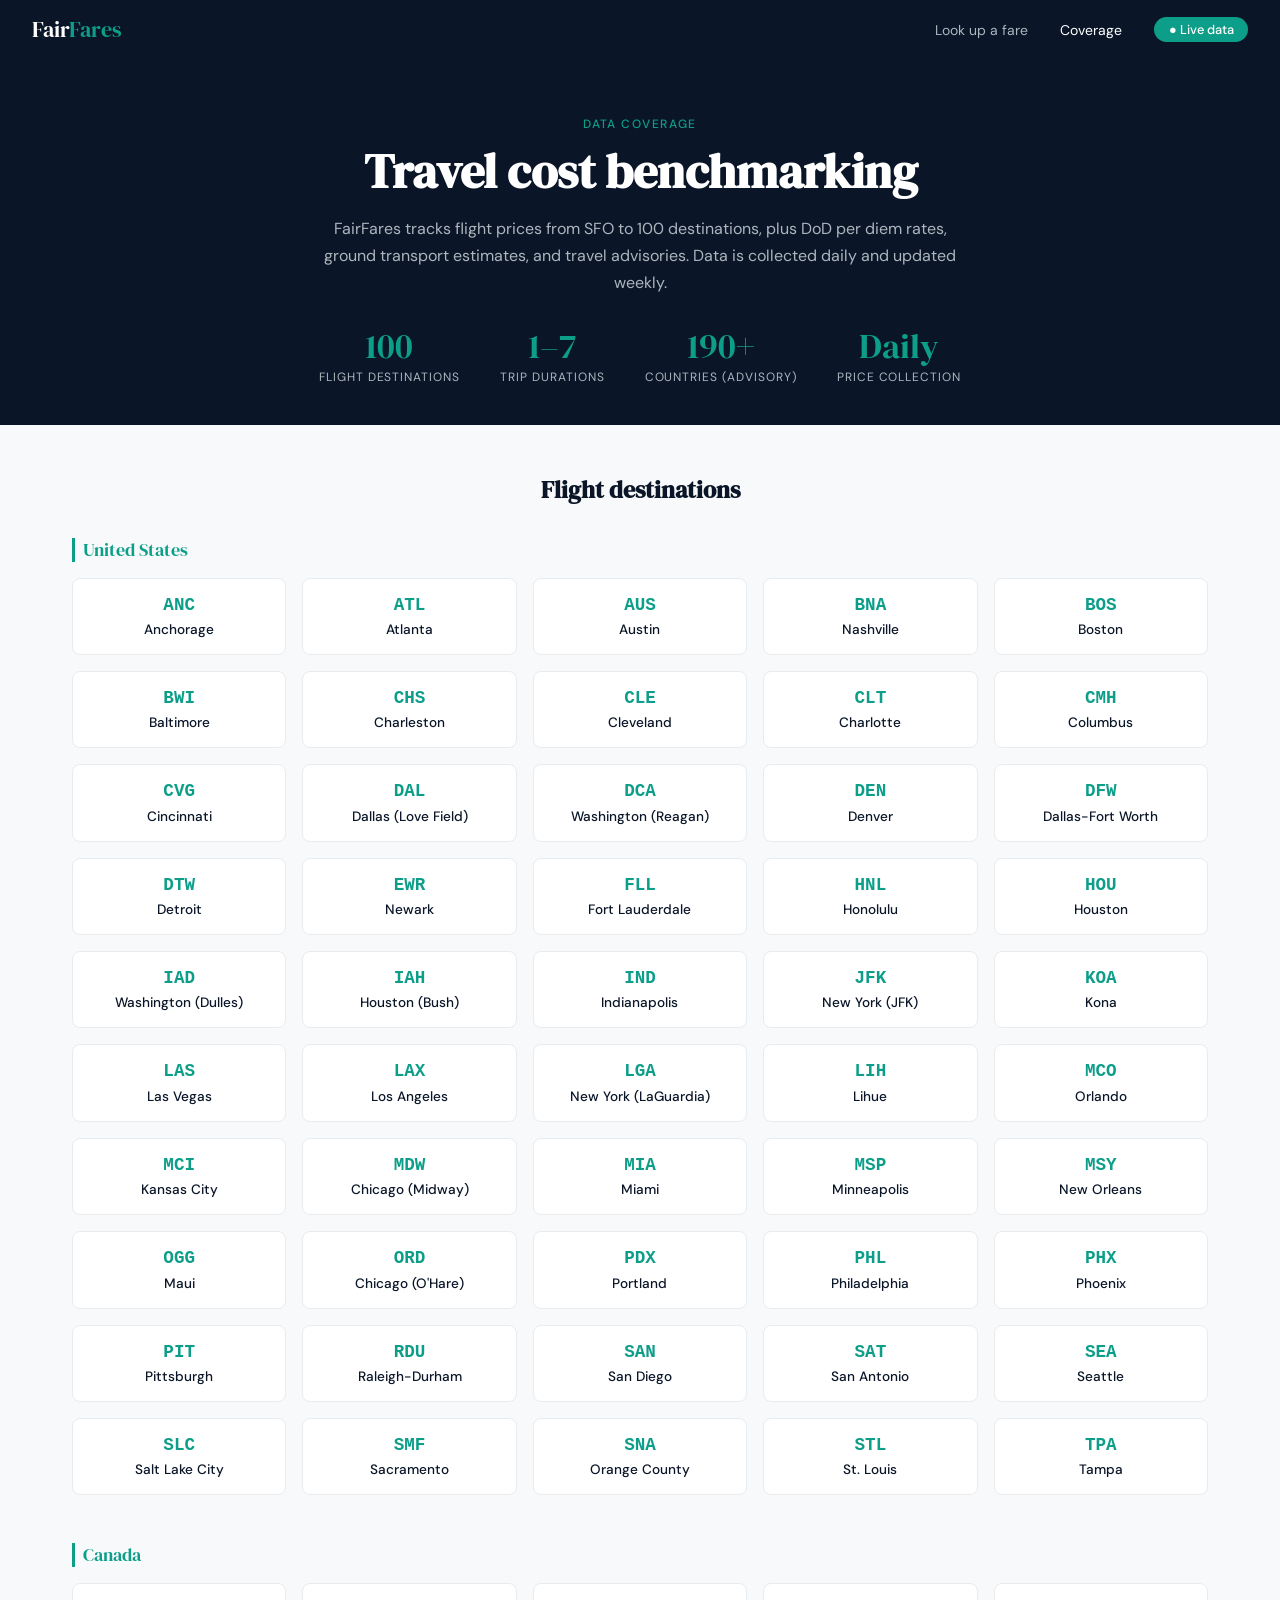
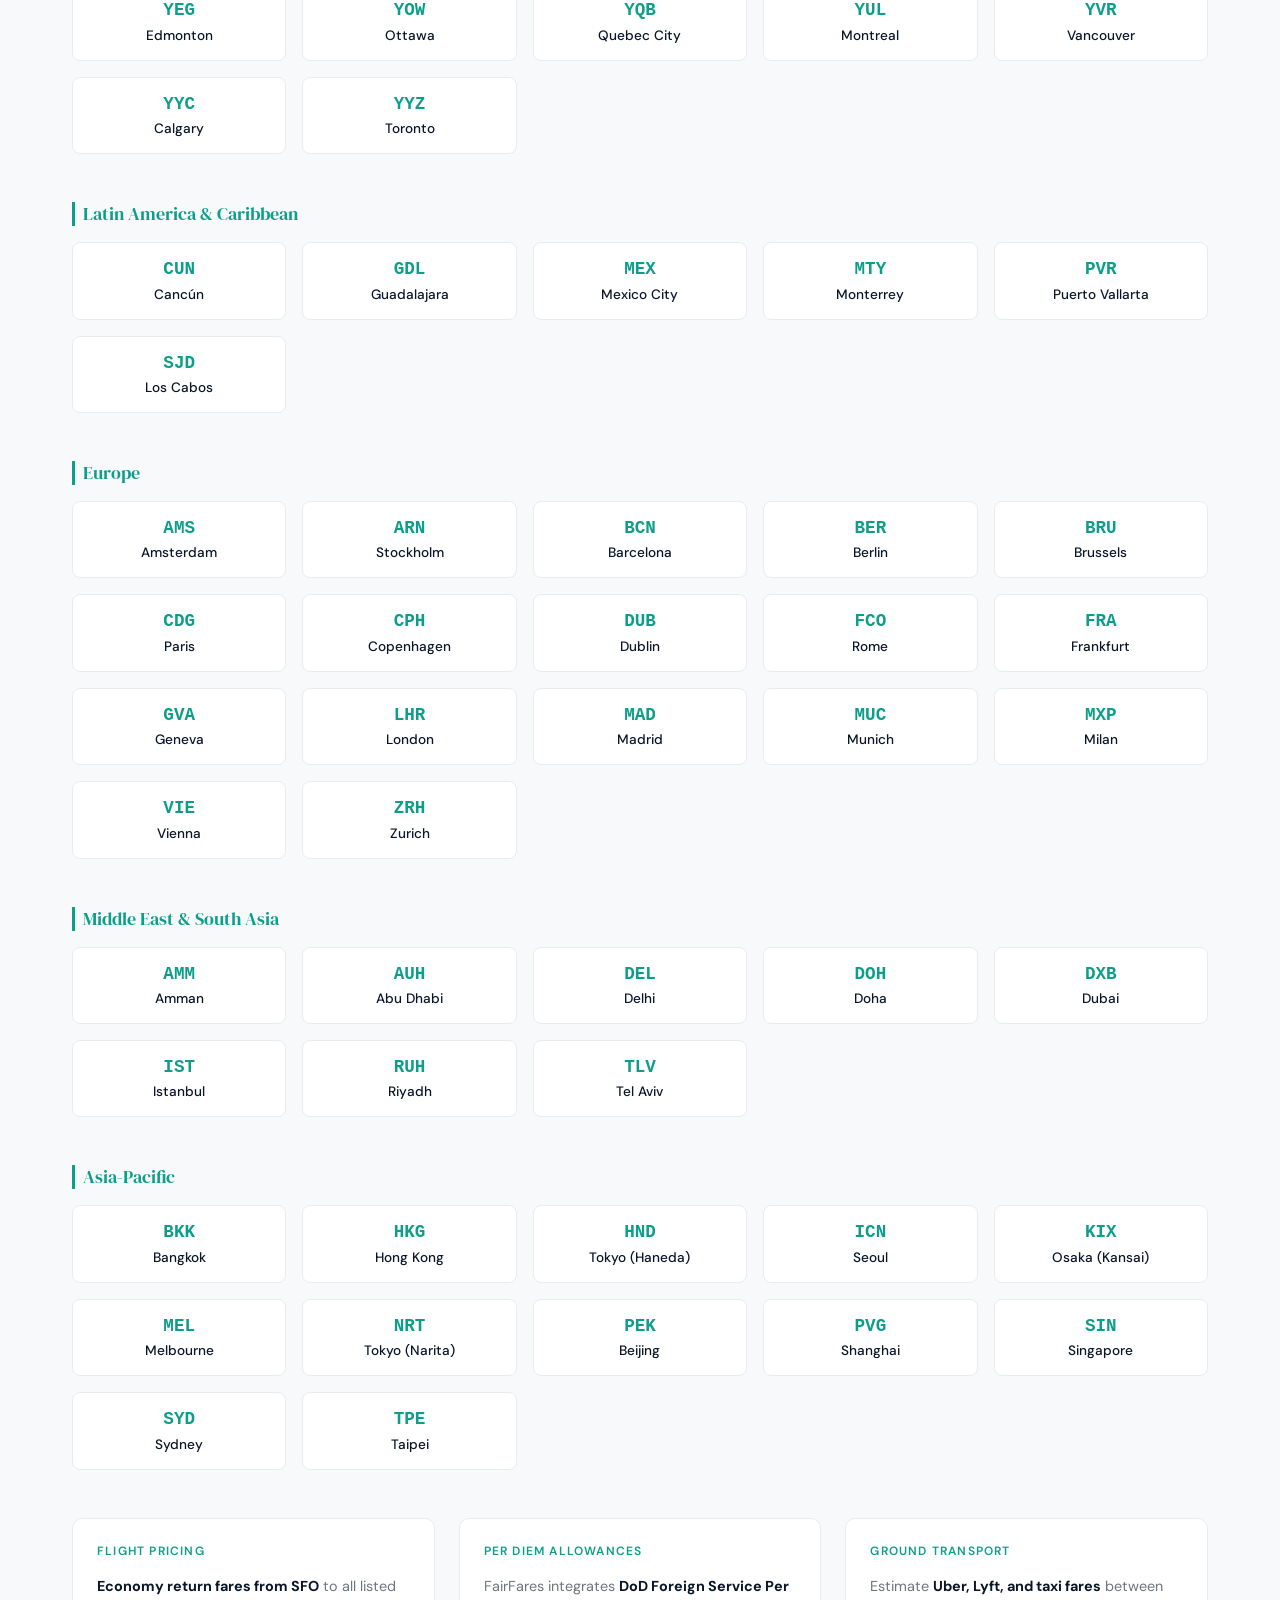
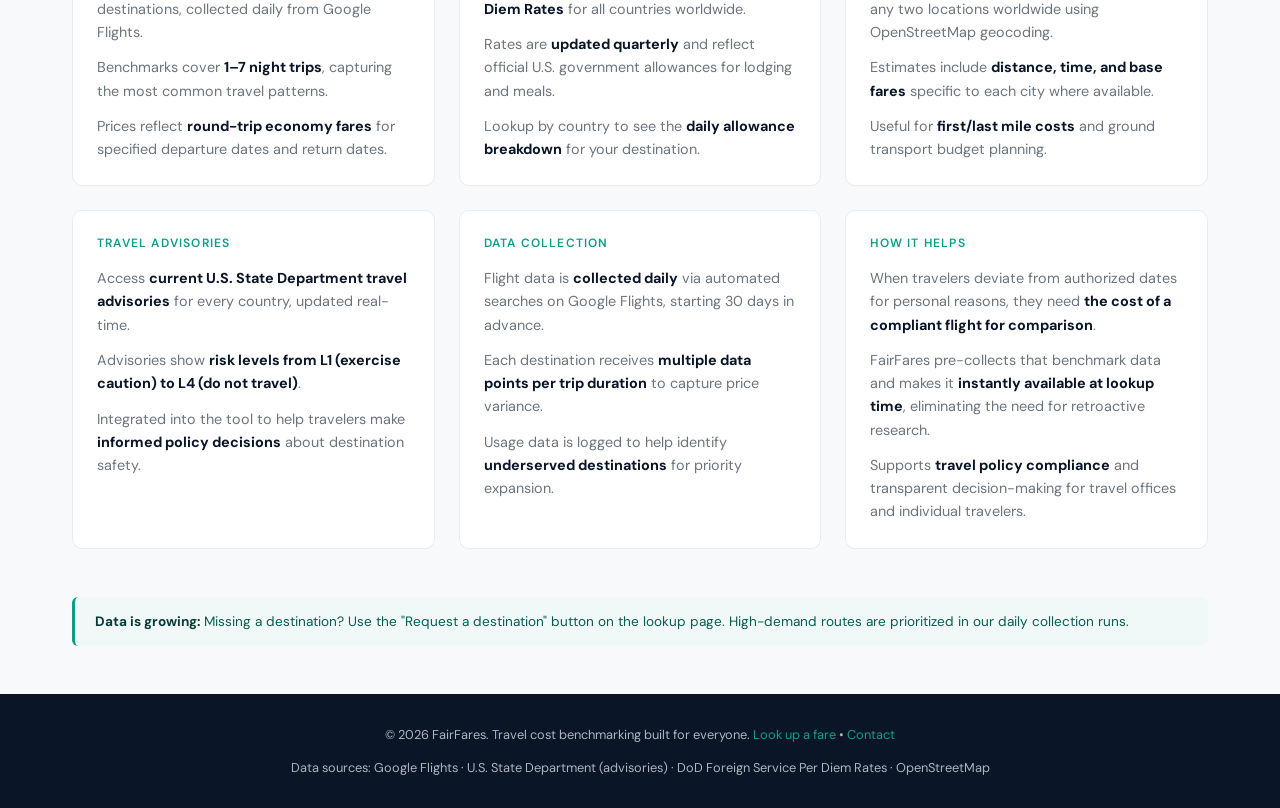
<file: coverage.html>
<!DOCTYPE html>
<html lang="en">
<head>
<meta charset="UTF-8">
<meta name="viewport" content="width=device-width,initial-scale=1.0">
<title>Coverage — FairFares</title>
<link rel="preconnect" href="https://fonts.googleapis.com">
<link href="https://fonts.googleapis.com/css2?family=DM+Serif+Display:ital@0;1&family=DM+Sans:opsz,wght@9..40,300;9..40,400;9..40,500&display=swap" rel="stylesheet">
<style>
:root {
  --navy:#0A1628; --teal:#0D9E8A; --teal2:#0bc4ac;
  --white:#ffffff; --g50:#F8F9FA; --g200:#E9ECEF;
  --g400:#ADB5BD; --g600:#6C757D; --g800:#343A40;
  --fb:'DM Sans',sans-serif; --fd:'DM Serif Display',serif;
}
*{box-sizing:border-box;margin:0;padding:0}
body{font-family:var(--fb);background:var(--g50);color:var(--navy);min-height:100vh}

/* NAV */
nav{background:var(--navy);padding:.9rem 2rem;display:flex;align-items:center;justify-content:space-between;position:sticky;top:0;z-index:100}
.logo{font-family:var(--fd);font-size:1.4rem;color:var(--white);text-decoration:none}
.logo span{color:var(--teal)}
.nav-links{display:flex;gap:2rem;align-items:center}
.nav-links a{color:var(--g400);text-decoration:none;font-size:.875rem;transition:color .2s}
.nav-links a:hover,.nav-links a.active{color:var(--white)}
.nav-badge{background:var(--teal);color:var(--white);border-radius:20px;padding:.25rem .9rem;font-size:.8rem;font-weight:500}

/* HERO */
.hero{background:var(--navy);padding:3.5rem 2rem 2.5rem;text-align:center}
.hero-label{font-size:.75rem;font-weight:500;letter-spacing:.12em;text-transform:uppercase;color:var(--teal);margin-bottom:.75rem}
.hero h1{font-family:var(--fd);font-size:clamp(2rem,4vw,3rem);color:var(--white);line-height:1.15;margin-bottom:1rem}
.hero p{color:var(--g400);font-size:1rem;max-width:640px;margin:0 auto 2rem;line-height:1.7}
.stats-row{display:flex;justify-content:center;gap:2.5rem;flex-wrap:wrap}
.stat{text-align:center}
.stat-n{font-family:var(--fd);font-size:2.2rem;color:var(--teal);line-height:1}
.stat-l{font-size:.75rem;color:var(--g400);text-transform:uppercase;letter-spacing:.08em;margin-top:.3rem}

/* CONTENT SECTION */
.content-section{padding:3rem 2rem;max-width:1200px;margin:0 auto}
.section-title{font-family:var(--fd);font-size:1.5rem;color:var(--navy);margin-bottom:2rem;text-align:center}

.region-section{margin-bottom:3rem}
.region-label{font-family:var(--fd);font-size:1.1rem;color:var(--teal);margin-bottom:1rem;padding-left:.5rem;border-left:3px solid var(--teal);font-weight:500}

.destinations-grid{display:grid;grid-template-columns:repeat(auto-fit,minmax(180px,1fr));gap:1rem;margin-bottom:2rem}
.dest-card{background:var(--white);border:1px solid var(--g200);border-radius:8px;padding:1rem;text-align:center;transition:all .2s}
.dest-card:hover{border-color:var(--teal);box-shadow:0 4px 12px rgba(13,158,138,.12)}
.dest-card-code{font-family:monospace;font-weight:600;color:var(--teal);font-size:1.1rem;margin-bottom:.4rem}
.dest-card-name{color:var(--navy);font-size:.85rem;font-weight:500}

.info-cards{display:grid;grid-template-columns:repeat(auto-fit,minmax(300px,1fr));gap:1.5rem;margin-bottom:3rem}
.info-card{background:var(--white);border:1px solid var(--g200);border-radius:10px;padding:1.5rem}
.info-card h3{font-size:.75rem;font-weight:600;letter-spacing:.1em;text-transform:uppercase;color:var(--teal);margin-bottom:1rem}
.info-card p{color:var(--g600);font-size:.9rem;line-height:1.6;margin-bottom:.8rem}
.info-card p:last-child{margin-bottom:0}
.info-card strong{color:var(--navy)}

.feature-list{display:flex;flex-direction:column;gap:.8rem}
.feature{display:flex;align-items:flex-start;gap:1rem}
.feature-icon{font-size:1.5rem;flex-shrink:0}
.feature-text{font-size:.9rem;color:var(--g600);line-height:1.6}
.feature-text strong{color:var(--navy)}

.note{background:#f0f9f8;border-left:3px solid var(--teal);border-radius:6px;padding:1rem 1.25rem;font-size:.85rem;color:#0a5c51;margin-top:2rem}
.note strong{color:#0a3d38}

/* FOOTER */
footer{background:var(--navy);padding:2rem;text-align:center;color:var(--g400);font-size:.8rem}
footer a{color:var(--teal);text-decoration:none}
footer a:hover{color:var(--teal2)}
</style>
</head>
<body>

<nav>
  <a href="index.html" class="logo">Fair<span>Fares</span></a>
  <div class="nav-links">
    <a href="index.html">Look up a fare</a>
    <a href="coverage.html" class="active">Coverage</a>
    <span class="nav-badge">● Live data</span>
  </div>
</nav>

<div class="hero">
  <div class="hero-label">Data Coverage</div>
  <h1>Travel cost benchmarking</h1>
  <p>FairFares tracks flight prices from SFO to 100 destinations, plus DoD per diem rates, ground transport estimates, and travel advisories. Data is collected daily and updated weekly.</p>
  <div class="stats-row">
    <div class="stat"><div class="stat-n">100</div><div class="stat-l">Flight destinations</div></div>
    <div class="stat"><div class="stat-n">1–7</div><div class="stat-l">Trip durations</div></div>
    <div class="stat"><div class="stat-n">190+</div><div class="stat-l">Countries (advisory)</div></div>
    <div class="stat"><div class="stat-n">Daily</div><div class="stat-l">Price collection</div></div>
  </div>
</div>

<div class="content-section">
  <h2 class="section-title">Flight destinations</h2>

  <div class="region-section">
    <div class="region-label">United States</div>
    <div class="destinations-grid">
      <div class="dest-card"><div class="dest-card-code">ANC</div><div class="dest-card-name">Anchorage</div></div>
      <div class="dest-card"><div class="dest-card-code">ATL</div><div class="dest-card-name">Atlanta</div></div>
      <div class="dest-card"><div class="dest-card-code">AUS</div><div class="dest-card-name">Austin</div></div>
      <div class="dest-card"><div class="dest-card-code">BNA</div><div class="dest-card-name">Nashville</div></div>
      <div class="dest-card"><div class="dest-card-code">BOS</div><div class="dest-card-name">Boston</div></div>
      <div class="dest-card"><div class="dest-card-code">BWI</div><div class="dest-card-name">Baltimore</div></div>
      <div class="dest-card"><div class="dest-card-code">CHS</div><div class="dest-card-name">Charleston</div></div>
      <div class="dest-card"><div class="dest-card-code">CLE</div><div class="dest-card-name">Cleveland</div></div>
      <div class="dest-card"><div class="dest-card-code">CLT</div><div class="dest-card-name">Charlotte</div></div>
      <div class="dest-card"><div class="dest-card-code">CMH</div><div class="dest-card-name">Columbus</div></div>
      <div class="dest-card"><div class="dest-card-code">CVG</div><div class="dest-card-name">Cincinnati</div></div>
      <div class="dest-card"><div class="dest-card-code">DAL</div><div class="dest-card-name">Dallas (Love Field)</div></div>
      <div class="dest-card"><div class="dest-card-code">DCA</div><div class="dest-card-name">Washington (Reagan)</div></div>
      <div class="dest-card"><div class="dest-card-code">DEN</div><div class="dest-card-name">Denver</div></div>
      <div class="dest-card"><div class="dest-card-code">DFW</div><div class="dest-card-name">Dallas-Fort Worth</div></div>
      <div class="dest-card"><div class="dest-card-code">DTW</div><div class="dest-card-name">Detroit</div></div>
      <div class="dest-card"><div class="dest-card-code">EWR</div><div class="dest-card-name">Newark</div></div>
      <div class="dest-card"><div class="dest-card-code">FLL</div><div class="dest-card-name">Fort Lauderdale</div></div>
      <div class="dest-card"><div class="dest-card-code">HNL</div><div class="dest-card-name">Honolulu</div></div>
      <div class="dest-card"><div class="dest-card-code">HOU</div><div class="dest-card-name">Houston</div></div>
      <div class="dest-card"><div class="dest-card-code">IAD</div><div class="dest-card-name">Washington (Dulles)</div></div>
      <div class="dest-card"><div class="dest-card-code">IAH</div><div class="dest-card-name">Houston (Bush)</div></div>
      <div class="dest-card"><div class="dest-card-code">IND</div><div class="dest-card-name">Indianapolis</div></div>
      <div class="dest-card"><div class="dest-card-code">JFK</div><div class="dest-card-name">New York (JFK)</div></div>
      <div class="dest-card"><div class="dest-card-code">KOA</div><div class="dest-card-name">Kona</div></div>
      <div class="dest-card"><div class="dest-card-code">LAS</div><div class="dest-card-name">Las Vegas</div></div>
      <div class="dest-card"><div class="dest-card-code">LAX</div><div class="dest-card-name">Los Angeles</div></div>
      <div class="dest-card"><div class="dest-card-code">LGA</div><div class="dest-card-name">New York (LaGuardia)</div></div>
      <div class="dest-card"><div class="dest-card-code">LIH</div><div class="dest-card-name">Lihue</div></div>
      <div class="dest-card"><div class="dest-card-code">MCO</div><div class="dest-card-name">Orlando</div></div>
      <div class="dest-card"><div class="dest-card-code">MCI</div><div class="dest-card-name">Kansas City</div></div>
      <div class="dest-card"><div class="dest-card-code">MDW</div><div class="dest-card-name">Chicago (Midway)</div></div>
      <div class="dest-card"><div class="dest-card-code">MIA</div><div class="dest-card-name">Miami</div></div>
      <div class="dest-card"><div class="dest-card-code">MSP</div><div class="dest-card-name">Minneapolis</div></div>
      <div class="dest-card"><div class="dest-card-code">MSY</div><div class="dest-card-name">New Orleans</div></div>
      <div class="dest-card"><div class="dest-card-code">OGG</div><div class="dest-card-name">Maui</div></div>
      <div class="dest-card"><div class="dest-card-code">ORD</div><div class="dest-card-name">Chicago (O'Hare)</div></div>
      <div class="dest-card"><div class="dest-card-code">PDX</div><div class="dest-card-name">Portland</div></div>
      <div class="dest-card"><div class="dest-card-code">PHL</div><div class="dest-card-name">Philadelphia</div></div>
      <div class="dest-card"><div class="dest-card-code">PHX</div><div class="dest-card-name">Phoenix</div></div>
      <div class="dest-card"><div class="dest-card-code">PIT</div><div class="dest-card-name">Pittsburgh</div></div>
      <div class="dest-card"><div class="dest-card-code">RDU</div><div class="dest-card-name">Raleigh-Durham</div></div>
      <div class="dest-card"><div class="dest-card-code">SAN</div><div class="dest-card-name">San Diego</div></div>
      <div class="dest-card"><div class="dest-card-code">SAT</div><div class="dest-card-name">San Antonio</div></div>
      <div class="dest-card"><div class="dest-card-code">SEA</div><div class="dest-card-name">Seattle</div></div>
      <div class="dest-card"><div class="dest-card-code">SLC</div><div class="dest-card-name">Salt Lake City</div></div>
      <div class="dest-card"><div class="dest-card-code">SMF</div><div class="dest-card-name">Sacramento</div></div>
      <div class="dest-card"><div class="dest-card-code">SNA</div><div class="dest-card-name">Orange County</div></div>
      <div class="dest-card"><div class="dest-card-code">STL</div><div class="dest-card-name">St. Louis</div></div>
      <div class="dest-card"><div class="dest-card-code">TPA</div><div class="dest-card-name">Tampa</div></div>
    </div>
  </div>

  <div class="region-section">
    <div class="region-label">Canada</div>
    <div class="destinations-grid">
      <div class="dest-card"><div class="dest-card-code">YEG</div><div class="dest-card-name">Edmonton</div></div>
      <div class="dest-card"><div class="dest-card-code">YOW</div><div class="dest-card-name">Ottawa</div></div>
      <div class="dest-card"><div class="dest-card-code">YQB</div><div class="dest-card-name">Quebec City</div></div>
      <div class="dest-card"><div class="dest-card-code">YUL</div><div class="dest-card-name">Montreal</div></div>
      <div class="dest-card"><div class="dest-card-code">YVR</div><div class="dest-card-name">Vancouver</div></div>
      <div class="dest-card"><div class="dest-card-code">YYC</div><div class="dest-card-name">Calgary</div></div>
      <div class="dest-card"><div class="dest-card-code">YYZ</div><div class="dest-card-name">Toronto</div></div>
    </div>
  </div>

  <div class="region-section">
    <div class="region-label">Latin America & Caribbean</div>
    <div class="destinations-grid">
      <div class="dest-card"><div class="dest-card-code">CUN</div><div class="dest-card-name">Cancún</div></div>
      <div class="dest-card"><div class="dest-card-code">GDL</div><div class="dest-card-name">Guadalajara</div></div>
      <div class="dest-card"><div class="dest-card-code">MEX</div><div class="dest-card-name">Mexico City</div></div>
      <div class="dest-card"><div class="dest-card-code">MTY</div><div class="dest-card-name">Monterrey</div></div>
      <div class="dest-card"><div class="dest-card-code">PVR</div><div class="dest-card-name">Puerto Vallarta</div></div>
      <div class="dest-card"><div class="dest-card-code">SJD</div><div class="dest-card-name">Los Cabos</div></div>
    </div>
  </div>

  <div class="region-section">
    <div class="region-label">Europe</div>
    <div class="destinations-grid">
      <div class="dest-card"><div class="dest-card-code">AMS</div><div class="dest-card-name">Amsterdam</div></div>
      <div class="dest-card"><div class="dest-card-code">ARN</div><div class="dest-card-name">Stockholm</div></div>
      <div class="dest-card"><div class="dest-card-code">BCN</div><div class="dest-card-name">Barcelona</div></div>
      <div class="dest-card"><div class="dest-card-code">BER</div><div class="dest-card-name">Berlin</div></div>
      <div class="dest-card"><div class="dest-card-code">BRU</div><div class="dest-card-name">Brussels</div></div>
      <div class="dest-card"><div class="dest-card-code">CDG</div><div class="dest-card-name">Paris</div></div>
      <div class="dest-card"><div class="dest-card-code">CPH</div><div class="dest-card-name">Copenhagen</div></div>
      <div class="dest-card"><div class="dest-card-code">DUB</div><div class="dest-card-name">Dublin</div></div>
      <div class="dest-card"><div class="dest-card-code">FCO</div><div class="dest-card-name">Rome</div></div>
      <div class="dest-card"><div class="dest-card-code">FRA</div><div class="dest-card-name">Frankfurt</div></div>
      <div class="dest-card"><div class="dest-card-code">GVA</div><div class="dest-card-name">Geneva</div></div>
      <div class="dest-card"><div class="dest-card-code">LHR</div><div class="dest-card-name">London</div></div>
      <div class="dest-card"><div class="dest-card-code">MAD</div><div class="dest-card-name">Madrid</div></div>
      <div class="dest-card"><div class="dest-card-code">MUC</div><div class="dest-card-name">Munich</div></div>
      <div class="dest-card"><div class="dest-card-code">MXP</div><div class="dest-card-name">Milan</div></div>
      <div class="dest-card"><div class="dest-card-code">VIE</div><div class="dest-card-name">Vienna</div></div>
      <div class="dest-card"><div class="dest-card-code">ZRH</div><div class="dest-card-name">Zurich</div></div>
    </div>
  </div>

  <div class="region-section">
    <div class="region-label">Middle East & South Asia</div>
    <div class="destinations-grid">
      <div class="dest-card"><div class="dest-card-code">AMM</div><div class="dest-card-name">Amman</div></div>
      <div class="dest-card"><div class="dest-card-code">AUH</div><div class="dest-card-name">Abu Dhabi</div></div>
      <div class="dest-card"><div class="dest-card-code">DEL</div><div class="dest-card-name">Delhi</div></div>
      <div class="dest-card"><div class="dest-card-code">DOH</div><div class="dest-card-name">Doha</div></div>
      <div class="dest-card"><div class="dest-card-code">DXB</div><div class="dest-card-name">Dubai</div></div>
      <div class="dest-card"><div class="dest-card-code">IST</div><div class="dest-card-name">Istanbul</div></div>
      <div class="dest-card"><div class="dest-card-code">RUH</div><div class="dest-card-name">Riyadh</div></div>
      <div class="dest-card"><div class="dest-card-code">TLV</div><div class="dest-card-name">Tel Aviv</div></div>
    </div>
  </div>

  <div class="region-section">
    <div class="region-label">Asia-Pacific</div>
    <div class="destinations-grid">
      <div class="dest-card"><div class="dest-card-code">BKK</div><div class="dest-card-name">Bangkok</div></div>
      <div class="dest-card"><div class="dest-card-code">HKG</div><div class="dest-card-name">Hong Kong</div></div>
      <div class="dest-card"><div class="dest-card-code">HND</div><div class="dest-card-name">Tokyo (Haneda)</div></div>
      <div class="dest-card"><div class="dest-card-code">ICN</div><div class="dest-card-name">Seoul</div></div>
      <div class="dest-card"><div class="dest-card-code">KIX</div><div class="dest-card-name">Osaka (Kansai)</div></div>
      <div class="dest-card"><div class="dest-card-code">MEL</div><div class="dest-card-name">Melbourne</div></div>
      <div class="dest-card"><div class="dest-card-code">NRT</div><div class="dest-card-name">Tokyo (Narita)</div></div>
      <div class="dest-card"><div class="dest-card-code">PEK</div><div class="dest-card-name">Beijing</div></div>
      <div class="dest-card"><div class="dest-card-code">PVG</div><div class="dest-card-name">Shanghai</div></div>
      <div class="dest-card"><div class="dest-card-code">SIN</div><div class="dest-card-name">Singapore</div></div>
      <div class="dest-card"><div class="dest-card-code">SYD</div><div class="dest-card-name">Sydney</div></div>
      <div class="dest-card"><div class="dest-card-code">TPE</div><div class="dest-card-name">Taipei</div></div>
    </div>
  </div>

  <div class="info-cards">
    <div class="info-card">
      <h3>Flight pricing</h3>
      <p><strong>Economy return fares from SFO</strong> to all listed destinations, collected daily from Google Flights.</p>
      <p>Benchmarks cover <strong>1–7 night trips</strong>, capturing the most common travel patterns.</p>
      <p>Prices reflect <strong>round-trip economy fares</strong> for specified departure dates and return dates.</p>
    </div>

    <div class="info-card">
      <h3>Per diem allowances</h3>
      <p>FairFares integrates <strong>DoD Foreign Service Per Diem Rates</strong> for all countries worldwide.</p>
      <p>Rates are <strong>updated quarterly</strong> and reflect official U.S. government allowances for lodging and meals.</p>
      <p>Lookup by country to see the <strong>daily allowance breakdown</strong> for your destination.</p>
    </div>

    <div class="info-card">
      <h3>Ground transport</h3>
      <p>Estimate <strong>Uber, Lyft, and taxi fares</strong> between any two locations worldwide using OpenStreetMap geocoding.</p>
      <p>Estimates include <strong>distance, time, and base fares</strong> specific to each city where available.</p>
      <p>Useful for <strong>first/last mile costs</strong> and ground transport budget planning.</p>
    </div>

    <div class="info-card">
      <h3>Travel advisories</h3>
      <p>Access <strong>current U.S. State Department travel advisories</strong> for every country, updated real-time.</p>
      <p>Advisories show <strong>risk levels from L1 (exercise caution) to L4 (do not travel)</strong>.</p>
      <p>Integrated into the tool to help travelers make <strong>informed policy decisions</strong> about destination safety.</p>
    </div>

    <div class="info-card">
      <h3>Data collection</h3>
      <p>Flight data is <strong>collected daily</strong> via automated searches on Google Flights, starting 30 days in advance.</p>
      <p>Each destination receives <strong>multiple data points per trip duration</strong> to capture price variance.</p>
      <p>Usage data is logged to help identify <strong>underserved destinations</strong> for priority expansion.</p>
    </div>

    <div class="info-card">
      <h3>How it helps</h3>
      <p>When travelers deviate from authorized dates for personal reasons, they need <strong>the cost of a compliant flight for comparison</strong>.</p>
      <p>FairFares pre-collects that benchmark data and makes it <strong>instantly available at lookup time</strong>, eliminating the need for retroactive research.</p>
      <p>Supports <strong>travel policy compliance</strong> and transparent decision-making for travel offices and individual travelers.</p>
    </div>
  </div>

  <div class="note">
    <strong>Data is growing:</strong> Missing a destination? Use the "Request a destination" button on the lookup page. High-demand routes are prioritized in our daily collection runs.
  </div>
</div>

<footer>
  <div style="margin-bottom:1rem">
    © 2026 FairFares. Travel cost benchmarking built for everyone. <a href="index.html">Look up a fare</a> • <a href="mailto:hello@getfairfares.com">Contact</a>
  </div>
  <div>Data sources: Google Flights · U.S. State Department (advisories) · DoD Foreign Service Per Diem Rates · OpenStreetMap</div>
</footer>

</body>
</html>
</file>
